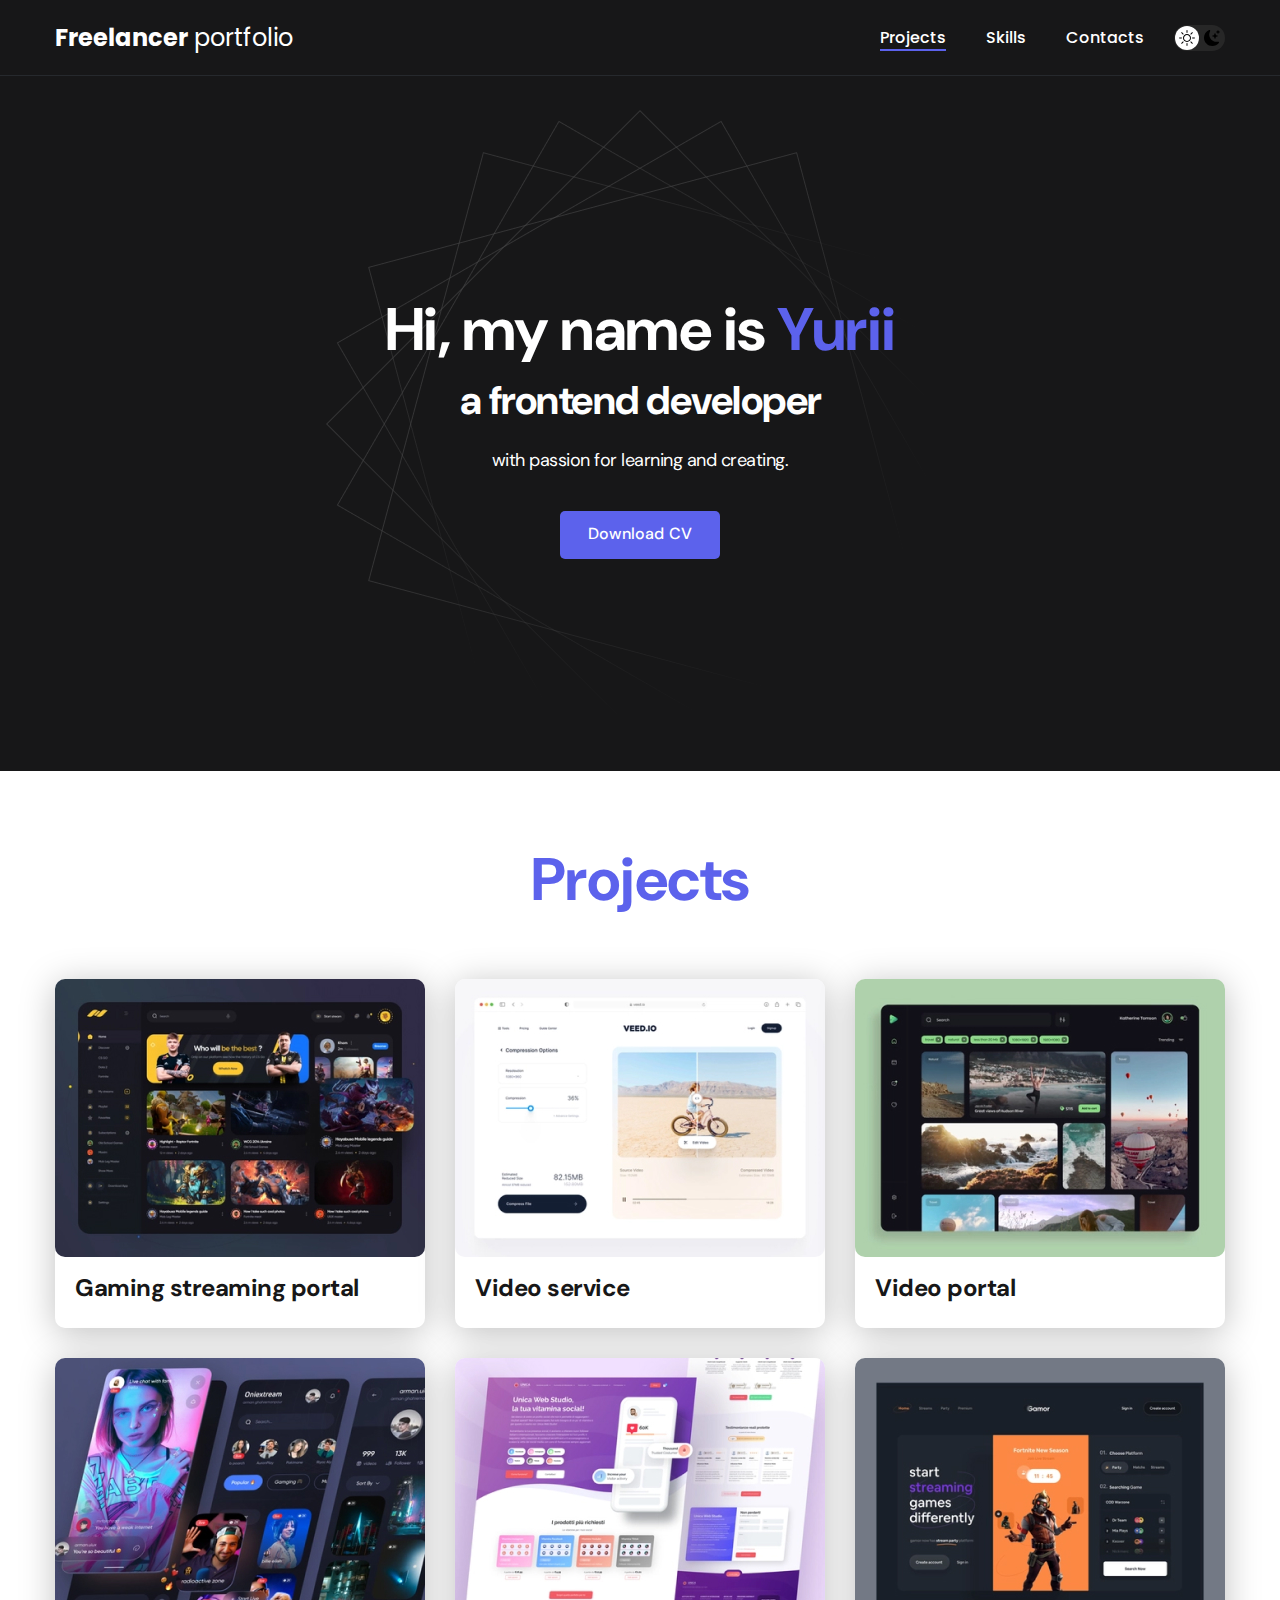
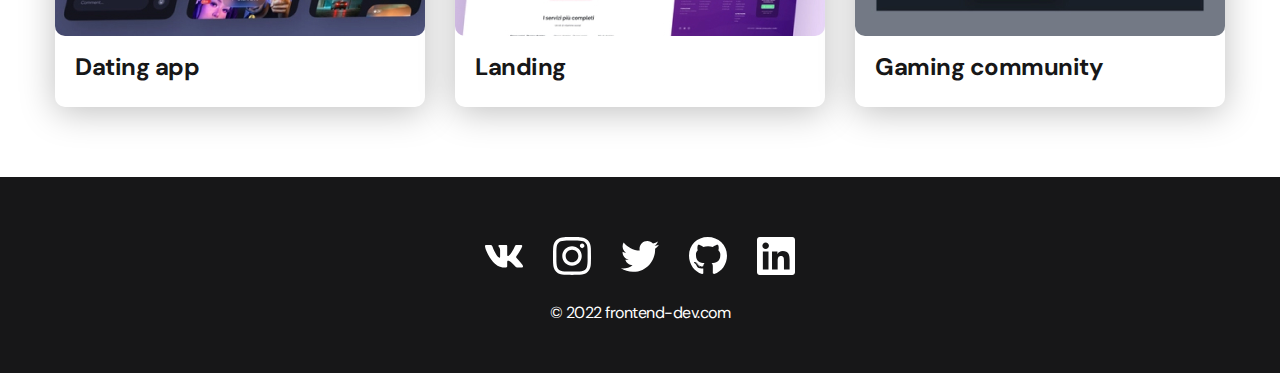
<file: index.html>
<!DOCTYPE html>
<html lang="en">
  <head>
    <meta charset="UTF-8" />
    <meta http-equiv="X-UA-Compatible" content="IE=edge" />
    <meta name="viewport" content="width=device-width, initial-scale=1.0" />
    <title>Freelancer portfolio</title>
    <link rel="stylesheet" href="./css/main.css" />
  </head>
  <body>
    <nav class="nav">
      <div class="container">
        <div class="nav-row">
          <a href="./index.html" class="logo"
            ><strong>Freelancer</strong> portfolio</a
          >

          <button class="dark-mode-btn">
            <img
              src="./img/icons/sun.svg"
              alt="Light mode"
              class="dark-mode-btn__icon"
            />
            <img
              src="./img/icons/moon.svg"
              alt="Dark mode"
              class="dark-mode-btn__icon"
            />
          </button>

          <ul class="nav-list">
            <li class="nav-list__item">
              <a
                href="./index.html"
                class="nav-list__link nav-list__link--active"
                >Projects</a
              >
            </li>
            <li class="nav-list__item">
              <a href="./skills.html" class="nav-list__link">Skills</a>
            </li>
            <li class="nav-list__item">
              <a href="./contacts.html" class="nav-list__link">Contacts</a>
            </li>
          </ul>
        </div>
      </div>
    </nav>

    <header class="header">
      <div class="header__wrapper">
        <h1 class="header__title">
          <strong>Hi, my name is <em>Yurii</em></strong
          ><br />
          a frontend developer
        </h1>
        <div class="header__text">
          <p>with passion for learning and creating.</p>
        </div>
        <a href="#!" class="btn">Download CV</a>
      </div>
    </header>

    <main class="section">
      <div class="container">
        <h2 class="title-1">Projects</h2>
        <ul class="projects">
          <li class="project">
            <a href="./project-page.html">
              <img
                src="./img/projects/01.jpg"
                alt="Project img"
                class="project__img"
              />
              <h3 class="project__title">Gaming streaming portal</h3>
            </a>
          </li>
          <li class="project">
            <a href="./project-page.html">
              <img
                src="./img/projects/02.jpg"
                alt="Project img"
                class="project__img"
              />
              <h3 class="project__title">Video service</h3>
            </a>
          </li>
          <li class="project">
            <a href="./project-page.html">
              <img
                src="./img/projects/03.jpg"
                alt="Project img"
                class="project__img"
              />
              <h3 class="project__title">Video portal</h3>
            </a>
          </li>

          <li class="project">
            <img
              src="./img/projects/04.jpg"
              alt="Project img"
              class="project__img"
            />
            <h3 class="project__title">Dating app</h3>
          </li>
          <li class="project">
            <img
              src="./img/projects/05.jpg"
              alt="Project img"
              class="project__img"
            />
            <h3 class="project__title">Landing</h3>
          </li>
          <li class="project">
            <img
              src="./img/projects/06.jpg"
              alt="Project img"
              class="project__img"
            />
            <h3 class="project__title">Gaming community</h3>
          </li>
        </ul>
      </div>
    </main>

    <footer class="footer">
      <div class="container">
        <div class="footer__wrapper">
          <ul class="social">
            <li class="social__item">
              <a href="#!"><img src="./img/icons/vk.svg" alt="Link" /></a>
            </li>
            <li class="social__item">
              <a href="#!"
                ><img src="./img/icons/instagram.svg" alt="Link"
              /></a>
            </li>
            <li class="social__item">
              <a href="#!"><img src="./img/icons/twitter.svg" alt="Link" /></a>
            </li>
            <li class="social__item">
              <a href="#!"><img src="./img/icons/gitHub.svg" alt="Link" /></a>
            </li>
            <li class="social__item">
              <a href="#!"><img src="./img/icons/linkedIn.svg" alt="Link" /></a>
            </li>
          </ul>
          <div class="copyright">
            <p>© 2022 frontend-dev.com</p>
          </div>
        </div>
      </div>
    </footer>

    <script src="./js/main.js"></script>
  </body>
</html>
</file>
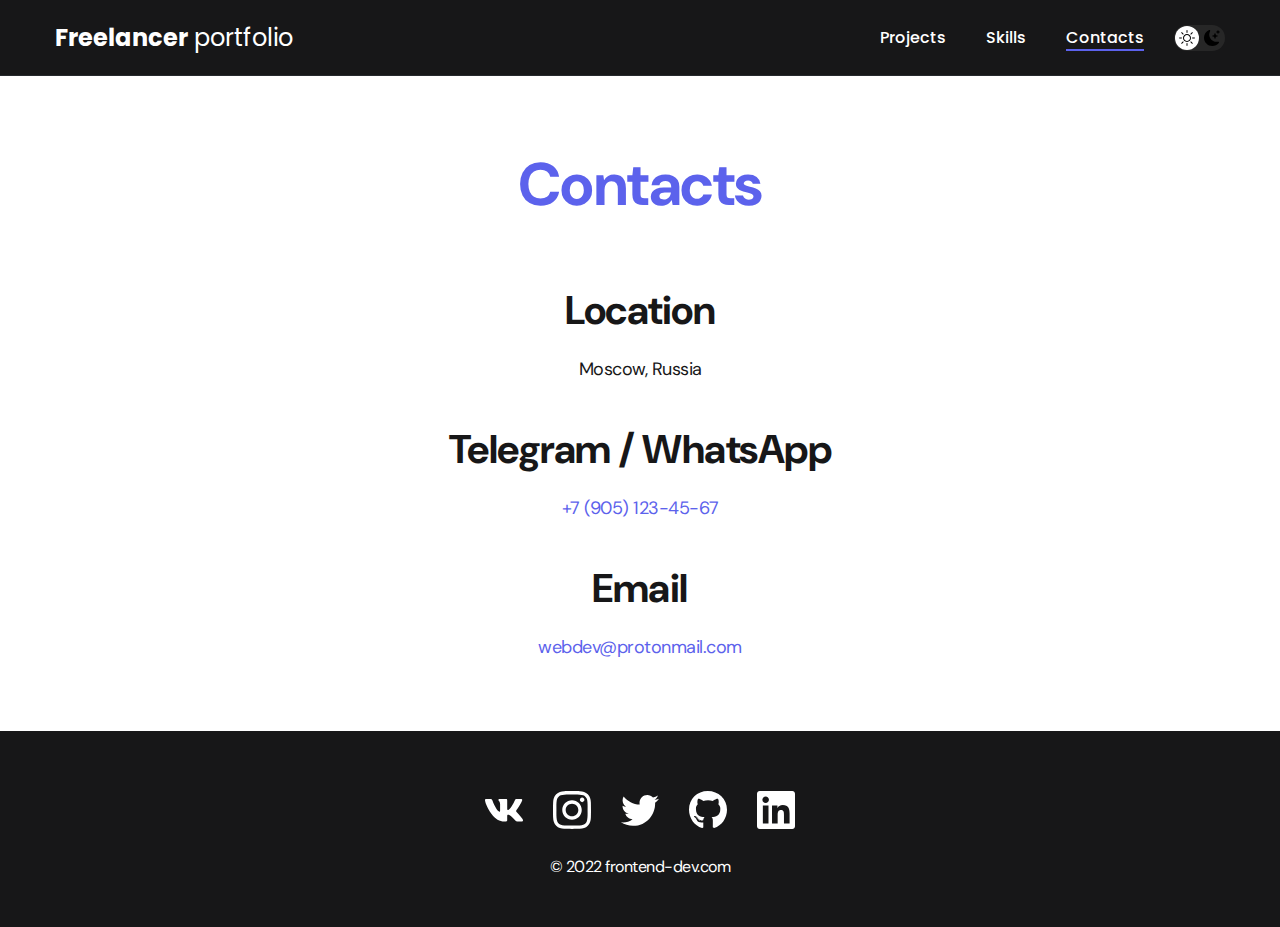
<file: contacts.html>
<!DOCTYPE html>
<html lang="en">
  <head>
    <meta charset="UTF-8" />
    <meta http-equiv="X-UA-Compatible" content="IE=edge" />
    <meta name="viewport" content="width=device-width, initial-scale=1.0" />
    <title>Freelancer portfolio</title>
    <link rel="stylesheet" href="./css/main.css" />
  </head>
  <body>
    <nav class="nav">
      <div class="container">
        <div class="nav-row">
          <a href="./index.html" class="logo"
            ><strong>Freelancer</strong> portfolio</a
          >

          <button class="dark-mode-btn">
            <img
              src="./img/icons/sun.svg"
              alt="Light mode"
              class="dark-mode-btn__icon"
            />
            <img
              src="./img/icons/moon.svg"
              alt="Dark mode"
              class="dark-mode-btn__icon"
            />
          </button>

          <ul class="nav-list">
            <li class="nav-list__item">
              <a href="./index.html" class="nav-list__link">Projects</a>
            </li>
            <li class="nav-list__item">
              <a href="./skills.html" class="nav-list__link">Skills</a>
            </li>
            <li class="nav-list__item">
              <a
                href="./contacts.html"
                class="nav-list__link nav-list__link--active"
                >Contacts</a
              >
            </li>
          </ul>
        </div>
      </div>
    </nav>

    <main class="section">
      <div class="container">
        <h1 class="title-1">Contacts</h1>

        <ul class="content-list">
          <li class="content-list__item">
            <h2 class="title-2">Location</h2>
            <p>Moscow, Russia</p>
          </li>
          <li class="content-list__item">
            <h2 class="title-2">Telegram / WhatsApp</h2>
            <p><a href="tel:+79051234567">+7 (905) 123-45-67</a></p>
          </li>
          <li class="content-list__item">
            <h2 class="title-2">Email</h2>
            <p>
              <a href="mailto:webdev@protonmail.com">webdev@protonmail.com</a>
            </p>
          </li>
        </ul>
      </div>
    </main>

    <footer class="footer">
      <div class="container">
        <div class="footer__wrapper">
          <ul class="social">
            <li class="social__item">
              <a href="#!"><img src="./img/icons/vk.svg" alt="Link" /></a>
            </li>
            <li class="social__item">
              <a href="#!"
                ><img src="./img/icons/instagram.svg" alt="Link"
              /></a>
            </li>
            <li class="social__item">
              <a href="#!"><img src="./img/icons/twitter.svg" alt="Link" /></a>
            </li>
            <li class="social__item">
              <a href="#!"><img src="./img/icons/gitHub.svg" alt="Link" /></a>
            </li>
            <li class="social__item">
              <a href="#!"><img src="./img/icons/linkedIn.svg" alt="Link" /></a>
            </li>
          </ul>
          <div class="copyright">
            <p>© 2022 frontend-dev.com</p>
          </div>
        </div>
      </div>
    </footer>

    <script src="./js/main.js"></script>
  </body>
</html>
</file>
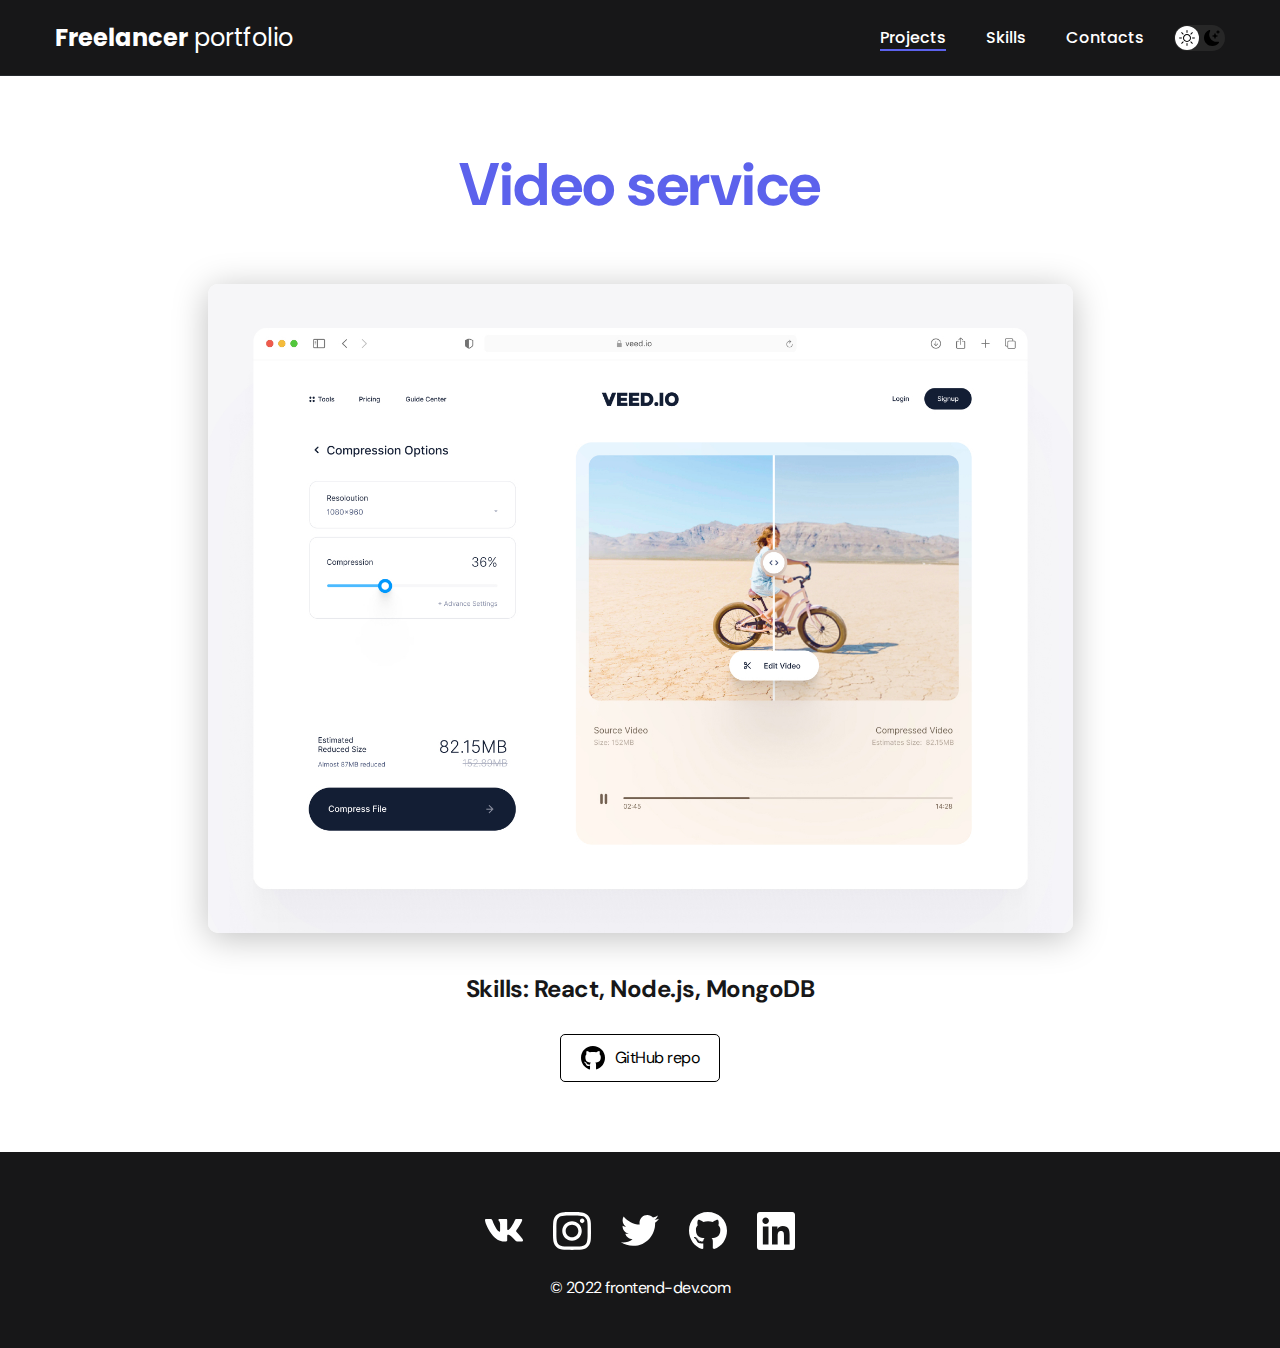
<file: project-page.html>
<!DOCTYPE html>
<html lang="en">
  <head>
    <meta charset="UTF-8" />
    <meta http-equiv="X-UA-Compatible" content="IE=edge" />
    <meta name="viewport" content="width=device-width, initial-scale=1.0" />
    <title>Freelancer portfolio</title>
    <link rel="stylesheet" href="./css/main.css" />
  </head>
  <body>
    <nav class="nav">
      <div class="container">
        <div class="nav-row">
          <a href="./index.html" class="logo"
            ><strong>Freelancer</strong> portfolio</a
          >

          <button class="dark-mode-btn">
            <img
              src="./img/icons/sun.svg"
              alt="Light mode"
              class="dark-mode-btn__icon"
            />
            <img
              src="./img/icons/moon.svg"
              alt="Dark mode"
              class="dark-mode-btn__icon"
            />
          </button>

          <ul class="nav-list">
            <li class="nav-list__item">
              <a
                href="./index.html"
                class="nav-list__link nav-list__link--active"
                >Projects</a
              >
            </li>
            <li class="nav-list__item">
              <a href="./skills.html" class="nav-list__link">Skills</a>
            </li>
            <li class="nav-list__item">
              <a href="./contacts.html" class="nav-list__link">Contacts</a>
            </li>
          </ul>
        </div>
      </div>
    </nav>

    <main class="section">
      <div class="container">
        <div class="project-details">
          <h1 class="title-1">Video service</h1>

          <img
            src="./img/projects/02-big.jpg"
            alt=""
            class="project-details__cover"
          />

          <div class="project-details__desc">
            <p>Skills: React, Node.js, MongoDB</p>
          </div>

          <a href="#!" class="btn-outline">
            <img src="./img/icons/gitHub-black.svg" alt="" />
            GitHub repo
          </a>
        </div>
      </div>
    </main>

    <footer class="footer">
      <div class="container">
        <div class="footer__wrapper">
          <ul class="social">
            <li class="social__item">
              <a href="#!"><img src="./img/icons/vk.svg" alt="Link" /></a>
            </li>
            <li class="social__item">
              <a href="#!"
                ><img src="./img/icons/instagram.svg" alt="Link"
              /></a>
            </li>
            <li class="social__item">
              <a href="#!"><img src="./img/icons/twitter.svg" alt="Link" /></a>
            </li>
            <li class="social__item">
              <a href="#!"><img src="./img/icons/gitHub.svg" alt="Link" /></a>
            </li>
            <li class="social__item">
              <a href="#!"><img src="./img/icons/linkedIn.svg" alt="Link" /></a>
            </li>
          </ul>
          <div class="copyright">
            <p>© 2022 frontend-dev.com</p>
          </div>
        </div>
      </div>
    </footer>

    <script src="./js/main.js"></script>
  </body>
</html>
</file>
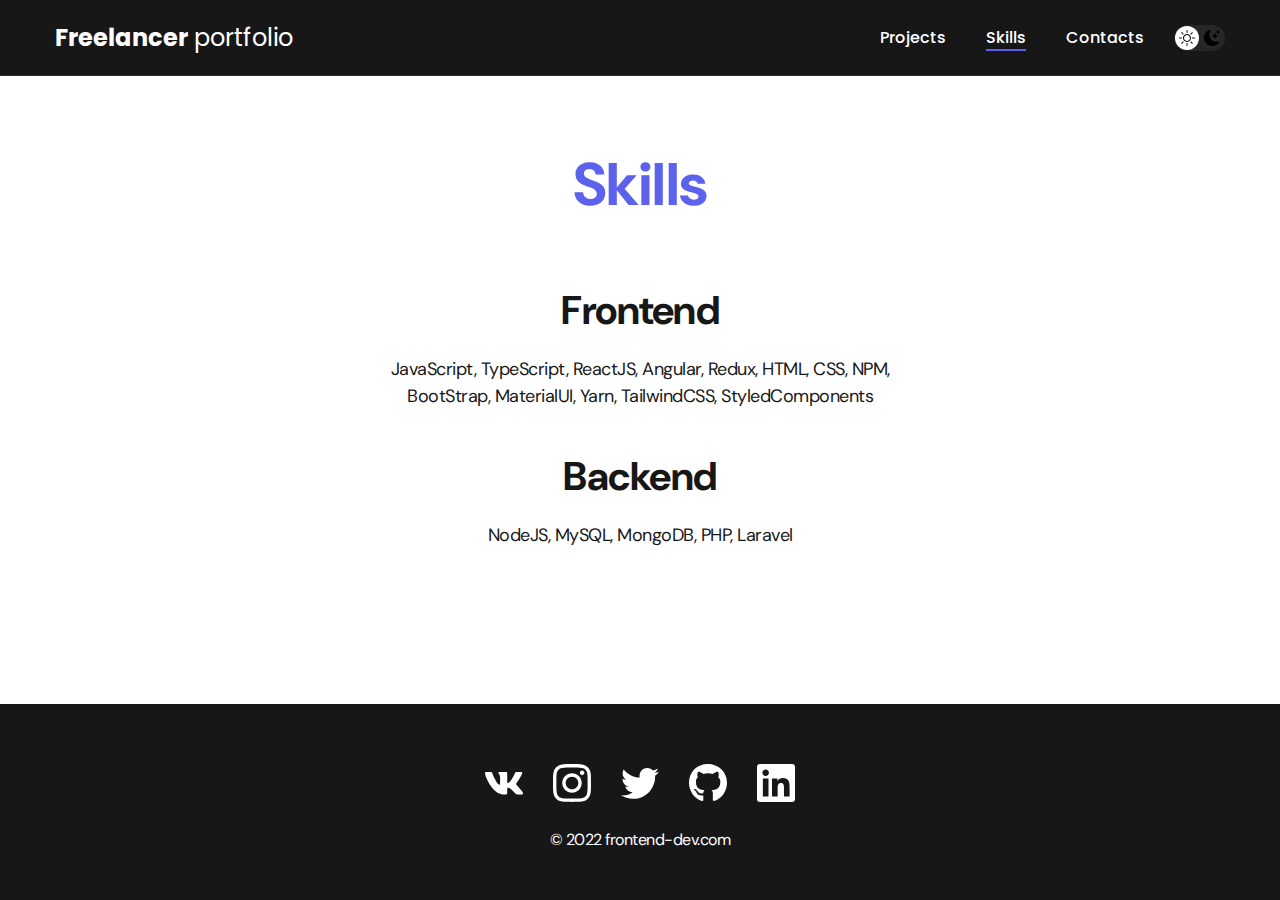
<file: skills.html>
<!DOCTYPE html>
<html lang="en">
  <head>
    <meta charset="UTF-8" />
    <meta http-equiv="X-UA-Compatible" content="IE=edge" />
    <meta name="viewport" content="width=device-width, initial-scale=1.0" />
    <title>Freelancer portfolio</title>
    <link rel="stylesheet" href="./css/main.css" />
  </head>
  <body>
    <nav class="nav">
      <div class="container">
        <div class="nav-row">
          <a href="./index.html" class="logo"
            ><strong>Freelancer</strong> portfolio</a
          >

          <button class="dark-mode-btn">
            <img
              src="./img/icons/sun.svg"
              alt="Light mode"
              class="dark-mode-btn__icon"
            />
            <img
              src="./img/icons/moon.svg"
              alt="Dark mode"
              class="dark-mode-btn__icon"
            />
          </button>

          <ul class="nav-list">
            <li class="nav-list__item">
              <a href="./index.html" class="nav-list__link">Projects</a>
            </li>
            <li class="nav-list__item">
              <a
                href="./skills.html"
                class="nav-list__link nav-list__link--active"
                >Skills</a
              >
            </li>
            <li class="nav-list__item">
              <a href="./contacts.html" class="nav-list__link">Contacts</a>
            </li>
          </ul>
        </div>
      </div>
    </nav>

    <main class="section">
      <div class="container">
        <h1 class="title-1">Skills</h1>

        <ul class="content-list">
          <li class="content-list__item">
            <h2 class="title-2">Frontend</h2>
            <p>
              JavaScript, TypeScript, ReactJS, Angular, Redux, HTML, CSS, NPM,
              BootStrap, MaterialUI, Yarn, TailwindCSS, StyledComponents
            </p>
          </li>
          <li class="content-list__item">
            <h2 class="title-2">Backend</h2>
            <p>NodeJS, MySQL, MongoDB, PHP, Laravel</p>
          </li>
        </ul>
      </div>
    </main>

    <footer class="footer">
      <div class="container">
        <div class="footer__wrapper">
          <ul class="social">
            <li class="social__item">
              <a href="#!"><img src="./img/icons/vk.svg" alt="Link" /></a>
            </li>
            <li class="social__item">
              <a href="#!"
                ><img src="./img/icons/instagram.svg" alt="Link"
              /></a>
            </li>
            <li class="social__item">
              <a href="#!"><img src="./img/icons/twitter.svg" alt="Link" /></a>
            </li>
            <li class="social__item">
              <a href="#!"><img src="./img/icons/gitHub.svg" alt="Link" /></a>
            </li>
            <li class="social__item">
              <a href="#!"><img src="./img/icons/linkedIn.svg" alt="Link" /></a>
            </li>
          </ul>
          <div class="copyright">
            <p>© 2022 frontend-dev.com</p>
          </div>
        </div>
      </div>
    </footer>

    <script src="./js/main.js"></script>
  </body>
</html>
</file>
<file: css/main.css>
@import "./reset.css";
@import url("https://fonts.googleapis.com/css2?family=DM+Sans:wght@400;500;700&family=Poppins:wght@400;500;700&display=swap");

/*
font-family: 'DM Sans', sans-serif;
font-family: 'Poppins', sans-serif;
*/

/* * {
    border: 1px solid red;
} */

:root {
  --blackpure: #000;
  --black: #171718;
  --black-border: #26292d;
  --white: #fff;
  --purple: #5c62ec;

  --text-color: var(--black);

  --dark-bg: var(--black);
  --dark-border: var(--black-border);
  --header-text: var(--white);
  --accent: var(--purple);

  /* Light mode */
  --page-bg: var(--white);
  --text-color: var(--black);

  --title-1: var(--accent);

  --project-card-bg: var(--white);
  --project-card-text: var(--black);
  --box-shadow: 0px 5px 35px rgba(0, 0, 0, 0.25);
}

.dark {
  /* Dark mode */
  --page-bg: #252526;
  --text-color: var(--white);

  --title-1: var(--white);

  --project-card-bg: var(--black);
  --project-card-text: var(--white);
  --box-shadow: 0px 5px 35px rgba(0, 0, 0, 0.8);
}

html,
body {
  display: flex;
  flex-direction: column;
  min-height: 100vh;

  font-family: "DM Sans", sans-serif;
  letter-spacing: -0.5px;

  /* Light mode */
  background-color: var(--page-bg);
  color: var(--text-color);
}

/* General */

.container {
  margin: 0 auto;
  padding: 0 15px;
  max-width: 1200px;
}

.none {
  display: none !important;
}

.section {
  padding: 70px 0;
}

.title-1 {
  margin-bottom: 60px;

  font-size: 60px;
  font-weight: 700;
  line-height: 1.3;
  color: var(--title-1);
  text-align: center;
}

.title-2 {
  margin-bottom: 20px;

  font-size: 40px;
  font-weight: 700;
  line-height: 1.3;
}

/* Nav */

.nav {
  padding: 20px 0;
  border-bottom: 1px solid var(--dark-border);
  background-color: var(--dark-bg);
  color: var(--header-text);
  letter-spacing: normal;
}

.nav-row {
  display: flex;
  justify-content: flex-end;
  align-items: center;
  column-gap: 30px;
  row-gap: 20px;
  flex-wrap: wrap;
}

.logo {
  margin-right: auto;
  color: var(--header-text);
  font-size: 24px;
  font-family: "Poppins", sans-serif;
}

.logo strong {
  font-weight: 700;
}

.nav-list {
  display: flex;
  flex-wrap: wrap;
  row-gap: 10px;
  align-items: center;
  column-gap: 40px;
  font-size: 16px;
  font-weight: 500;
  font-family: "Poppins", sans-serif;
}

.nav-list__link {
  color: var(--header-text);
  transition: opacity 0.2s ease-in;
}

.nav-list__link:hover {
  opacity: 0.8;
}

.nav-list__link--active {
  position: relative;
}

.nav-list__link--active::before {
  content: "";

  position: absolute;
  left: 0;
  top: 100%;

  display: block;
  height: 2px;
  width: 100%;
  background-color: var(--accent);
}

/* Dark mode btn */

.dark-mode-btn {
  order: 9;

  position: relative;
  display: flex;
  justify-content: space-between;

  width: 51px;
  height: 26px;
  padding: 5px;

  border-radius: 50px;
  background-color: #272727;
}

.dark-mode-btn::before {
  content: "";

  position: absolute;
  top: 1px;
  left: 1px;

  display: block;
  width: 24px;
  height: 24px;

  border-radius: 50%;
  background-color: var(--white);

  transition: left 0.2s ease-in;
}

.dark-mode-btn--active::before {
  left: 26px;
}

.dark-mode-btn__icon {
  position: relative;
  z-index: 9;
}

/* Header */

.header {
  padding: 40px 0;
  min-height: 695px;

  display: flex;
  justify-content: center;
  align-items: center;

  background-color: var(--dark-bg);
  background-image: url("./../img/header-bg.png");
  background-repeat: no-repeat;
  background-size: auto;
  background-position: center center;

  color: var(--header-text);
  text-align: center;
}

.header__wrapper {
  padding: 0 15px;
  max-width: 660px;
}

.header__title {
  margin-bottom: 20px;
  font-size: 40px;
  font-weight: 700;
  line-height: 1.4;
}

.header__title strong {
  font-size: 60px;
  font-weight: 700;
}

.header__title em {
  font-style: normal;
  color: var(--accent);
}

.header__text {
  margin-bottom: 40px;
  font-size: 18px;
  line-height: 1.333;
}

.header__text p + p {
  margin-top: 0.5em;
}

/* Btn */

.btn {
  display: inline-block;
  height: 48px;
  padding: 12px 28px;

  border-radius: 5px;
  background-color: var(--accent);
  color: var(--white);
  letter-spacing: 0.15px;
  font-size: 16px;
  font-weight: 500;

  transition: opacity 0.2s ease-in;
}

.btn:hover {
  opacity: 0.8;
}

.btn:active {
  position: relative;
  top: 1px;
}

/* Btn outline */

.btn-outline {
  display: flex;
  column-gap: 10px;
  align-items: center;

  height: 48px;
  padding: 12px 20px;

  border-radius: 5px;
  border: 1px solid var(--blackpure);
  background-color: var(--white);
  color: var(--blackpure);

  transition: opacity 0.2s ease-in;
}

.btn-outline:hover {
  opacity: 0.8;
}

.btn-outline:active {
  position: relative;
  top: 1px;
}

/* Projects  */

.projects {
  display: flex;
  justify-content: center;
  flex-wrap: wrap;
  column-gap: 30px;
  row-gap: 30px;
}

.project {
  max-width: 370px;
  background-color: var(--project-card-bg);
  box-shadow: var(--box-shadow);
  border-radius: 10px;
}

.project__img {
  border-radius: 10px;
}

.project__title {
  padding: 15px 20px 25px;
  font-weight: 700;
  font-size: 24px;
  line-height: 1.3;
  color: var(--project-card-text);
}

/* Project details */

.project-details {
  margin: 0 auto;
  max-width: 865px;

  display: flex;
  flex-direction: column;
  align-items: center;

  text-align: center;
}

.project-details__cover {
  max-width: 100%;
  margin-bottom: 40px;

  box-shadow: 0px 5px 35px rgba(0, 0, 0, 0.25);
  border-radius: 10px;
}

.project-details__desc {
  margin-bottom: 30px;

  font-weight: 700;
  font-size: 24px;
  line-height: 1.3;
}

/* Content list */

.content-list {
  margin: 0 auto;
  max-width: 570px;
  display: flex;
  flex-direction: column;
  align-items: center;
  row-gap: 40px;
  text-align: center;
}

.content-list a {
  color: var(--accent);
}

.content-list__item {
  font-size: 18px;
  line-height: 1.5;
}

.content-list__item p + p {
  margin-top: 0.5em;
}

/* Footer */

.footer {
  margin-top: auto;
  padding: 60px 0 50px;
  background-color: var(--dark-bg);
  color: var(--header-text);
}

.footer__wrapper {
  display: flex;
  flex-direction: column;
  align-items: center;
  row-gap: 27px;
}

.social {
  display: flex;
  column-gap: 30px;
  align-items: center;
}

.copyright {
  font-size: 16px;
}

.copyright p + p {
  margin-top: 0.5em;
}

@media (max-width: 620px) {
  /* Header  */

  .header {
    min-height: unset;
  }

  .header__title {
    font-size: 30px;
  }

  .header__title strong {
    font-size: 40px;
  }

  /* Nav */

  .nav-row {
    justify-content: space-between;
  }

  .dark-mode-btn {
    order: 0;
  }

  /* General */

  .section {
    padding: 40px 0;
  }

  .title-1 {
    margin-bottom: 30px;
    font-size: 40px;
  }

  .title-2 {
    margin-bottom: 10px;
    font-size: 30px;
  }

  /* Projects */

  .project__title {
    font-size: 22px;
  }

  /* Project page */

  .project-details__desc {
    margin-bottom: 20px;
    font-size: 22px;
  }

  /* Content List */

  .content-list {
    row-gap: 20px;
  }

  .content-list__item {
    font-size: 16px;
  }

  /* Footer */

  .footer {
    padding: 40px 0 30px;
  }

  .footer__wrapper {
    row-gap: 20px;
  }

  /* Social */

  .social {
    column-gap: 20px;
  }

  .social__item {
    width: 28px;
  }
}
</file>
